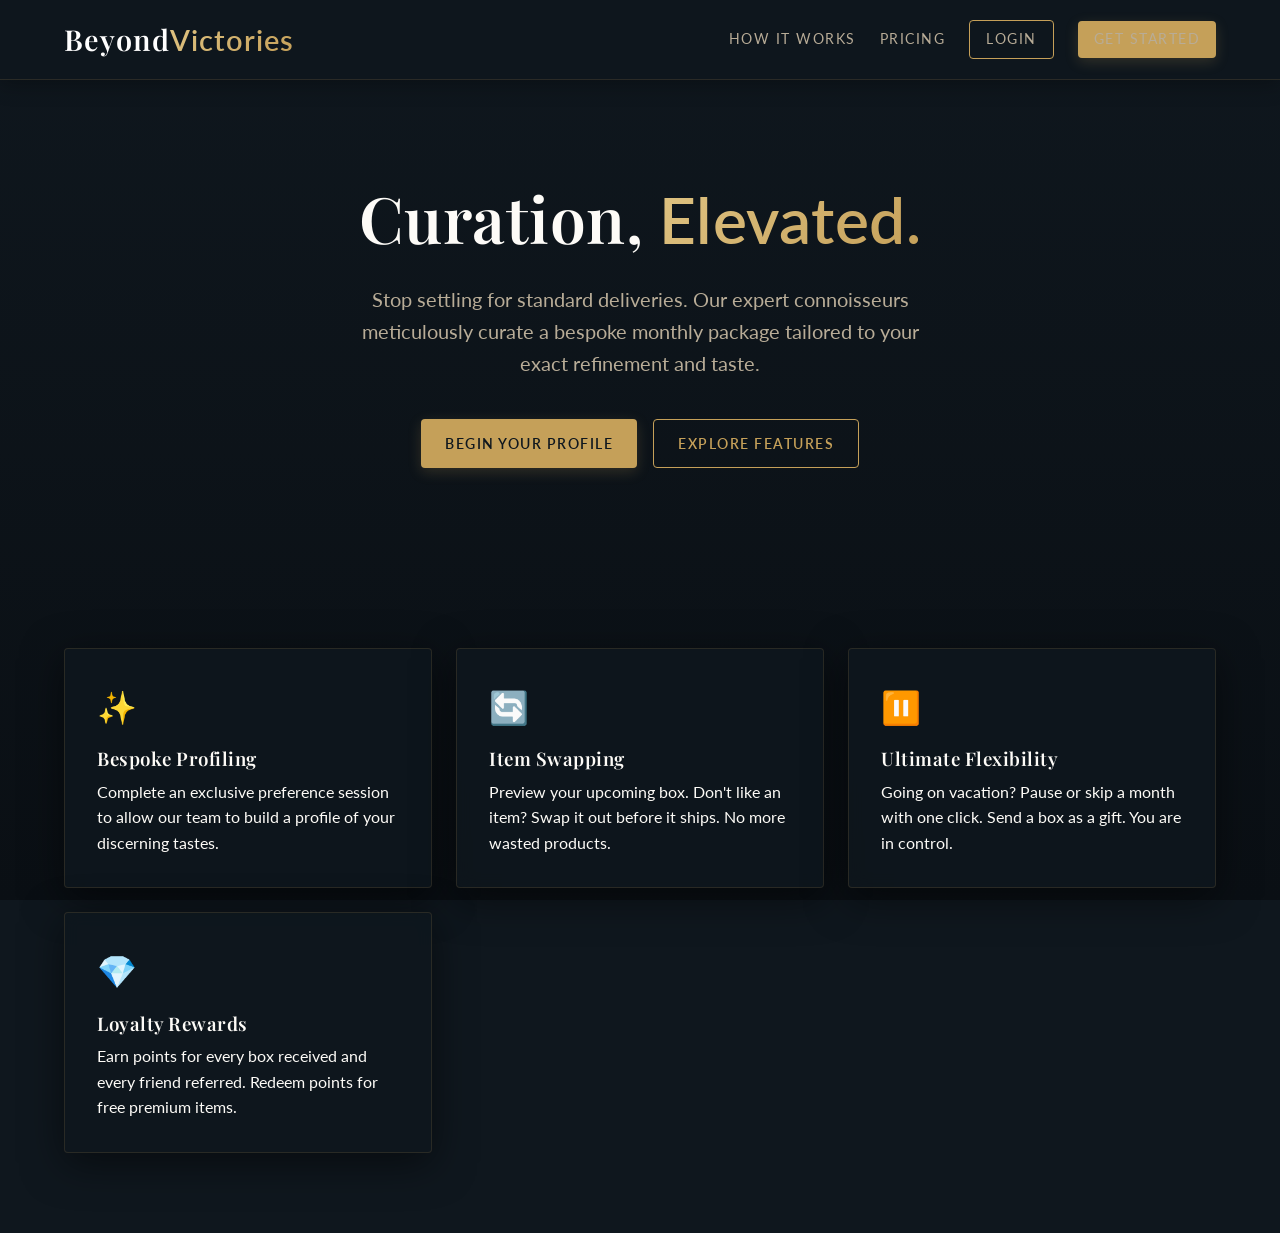
<file: smart-subscription/frontend/index.html>
<!DOCTYPE html>
<html lang="en">
<head>
    <meta charset="UTF-8">
    <meta name="viewport" content="width=device-width, initial-scale=1.0">
    <title>Beyond Victories | Bespoke Subscriptions</title>
    <link href="https://fonts.googleapis.com/css2?family=Playfair+Display:wght@400;600;700&family=Lato:wght@300;400;700&display=swap" rel="stylesheet">
    <link rel="stylesheet" href="css/style.css">
    <style>
        .hero {
            padding: 100px 0;
            text-align: center;
        }
        .hero h1 {
            font-size: 4rem;
            margin-bottom: 24px;
        }
        .hero p {
            font-size: 1.25rem;
            color: var(--text-muted);
            max-width: 600px;
            margin: 0 auto 40px;
        }
        .features {
            display: grid;
            grid-template-columns: repeat(auto-fit, minmax(300px, 1fr));
            gap: 24px;
            padding: 80px 0;
        }
        .feature-card {
            padding: 32px;
            text-align: left;
        }
        .feature-icon {
            font-size: 2rem;
            margin-bottom: 16px;
        }
    </style>
</head>
<body>
    <nav>
        <div class="container nav-content">
            <a href="index.html" class="logo">Beyond<span class="gradient-text">Victories</span></a>
            <div class="nav-links">
                <a href="#how">How it Works</a>
                <a href="plans.html">Pricing</a>
                <a href="user/login.html" class="btn btn-secondary btn-sm">Login</a>
                <a href="user/register.html" class="btn btn-primary btn-sm">Get Started</a>
            </div>
        </div>
    </nav>

    <main class="container">
        <section class="hero">
            <h1>Curation, <span class="gradient-text">Elevated.</span></h1>
            <p>Stop settling for standard deliveries. Our expert connoisseurs meticulously curate a bespoke monthly package tailored to your exact refinement and taste.</p>
            <div style="display: flex; gap: 16px; justify-content: center;">
                <a href="user/register.html" class="btn btn-primary">Begin Your Profile</a>
                <a href="#how" class="btn btn-secondary">Explore Features</a>
            </div>
        </section>

        <section id="how" class="features">
            <div class="glass-panel feature-card">
                <div class="feature-icon">✨</div>
                <h3>Bespoke Profiling</h3>
                <p class="mt-2 text-muted">Complete an exclusive preference session to allow our team to build a profile of your discerning tastes.</p>
            </div>
            <div class="glass-panel feature-card">
                <div class="feature-icon">🔄</div>
                <h3>Item Swapping</h3>
                <p class="mt-2 text-muted">Preview your upcoming box. Don't like an item? Swap it out before it ships. No more wasted products.</p>
            </div>
            <div class="glass-panel feature-card">
                <div class="feature-icon">⏸️</div>
                <h3>Ultimate Flexibility</h3>
                <p class="mt-2 text-muted">Going on vacation? Pause or skip a month with one click. Send a box as a gift. You are in control.</p>
            </div>
            <div class="glass-panel feature-card">
                <div class="feature-icon">💎</div>
                <h3>Loyalty Rewards</h3>
                <p class="mt-2 text-muted">Earn points for every box received and every friend referred. Redeem points for free premium items.</p>
            </div>
        </section>
    </main>
</body>
</html>
</file>
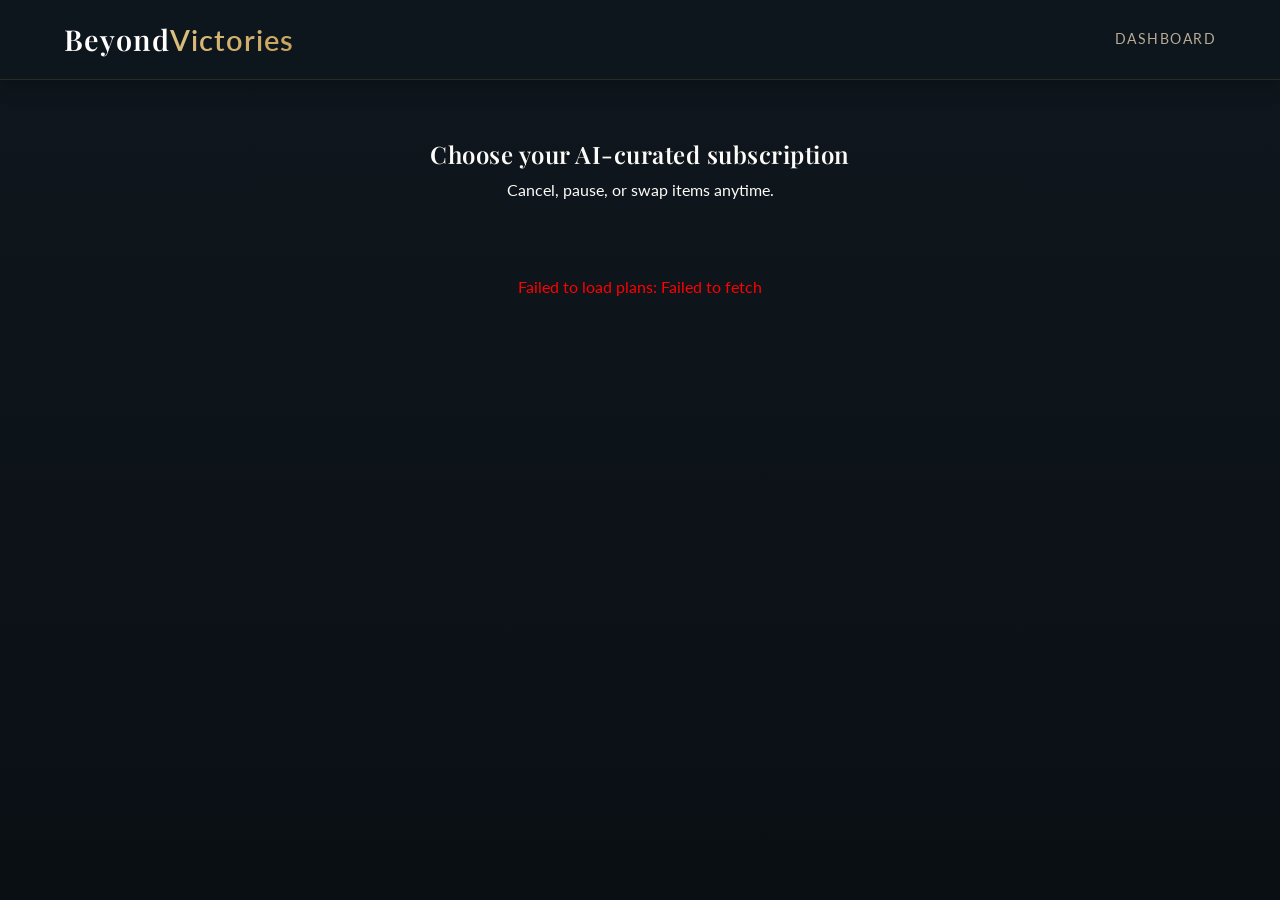
<file: smart-subscription/frontend/checkout.html>
<!DOCTYPE html>
<html lang="en">
<head>
    <meta charset="UTF-8">
    <meta name="viewport" content="width=device-width, initial-scale=1.0">
    <title>Checkout | Beyond Victories</title>
    <link href="https://fonts.googleapis.com/css2?family=Inter:wght@400;500;600;700&display=swap" rel="stylesheet">
    <link rel="stylesheet" href="css/style.css">
</head>
<body>
    <nav>
        <div class="container nav-content">
            <a href="index.html" class="logo">Beyond<span class="gradient-text">Victories</span></a>
            <div class="nav-links">
                <a href="plans.html">Back to Plans</a>
            </div>
        </div>
    </nav>

    <div class="container" style="padding: 60px 20px; max-width: 600px;">
        <div class="glass-panel" style="padding: 40px;">
            <h2 class="mb-8">Complete Subcription</h2>
            
            <div id="checkoutDetails" style="margin-bottom: 32px; padding: 24px; background: rgba(0,0,0,0.2); border-radius: 8px;">
                <h3 id="planName">Loading...</h3>
                <p class="text-muted mt-2" id="planDesc">Preparing your checkout details</p>
                <div style="font-size: 1.5rem; font-weight: bold; margin-top: 16px;" id="planPrice">₹--</div>
            </div>

            <div class="form-group">
                <label>Gift Subscription? (Optional)</label>
                <input type="email" id="giftEmail" class="form-control" placeholder="Friend's Email (leave blank if for yourself)">
            </div>

            <button id="rzp-button" class="btn btn-primary" style="width: 100%; padding: 16px; font-size: 1.1rem;" disabled>
                Initializing Payment...
            </button>
        </div>
    </div>

    <!-- Razorpay Checkou Script -->
    <script src="https://checkout.razorpay.com/v1/checkout.js"></script>
    <script src="js/api.js"></script>
    <script>
        const user = requireAuth();
        let currentPlan = null;
        let razorpayOrder = null;

        async function initCheckout() {
            const urlParams = new URLSearchParams(window.location.search);
            const planId = urlParams.get('planId');

            if (!planId) {
                alert("No plan selected!");
                window.location.href = 'plans.html';
                return;
            }

            try {
                // Call backend to create Razorpay Order
                const res = await apiCall('/api/subscriptions/checkout', 'POST', { planId });
                currentPlan = res.plan;
                razorpayOrder = res.order;

                // Update UI
                document.getElementById('planName').innerText = currentPlan.name;
                document.getElementById('planDesc').innerText = currentPlan.duration + ' billing';
                document.getElementById('planPrice').innerText = `₹${currentPlan.price}`;
                
                const btn = document.getElementById('rzp-button');
                btn.innerText = `Pay ₹${currentPlan.price} securely via Razorpay`;
                btn.disabled = false;

            } catch (err) {
                alert("Checkout init failed: " + err.message);
            }
        }

        document.getElementById('rzp-button').addEventListener('click', function(e) {
            const giftEmail = document.getElementById('giftEmail').value;
            const isGift = giftEmail.length > 0;

            const options = {
                "key": "YOUR_RAZORPAY_KEY_ID", // Will be exposed from backend in a real app, mock for hackathon
                "amount": razorpayOrder.amount, // in paise
                "currency": "INR",
                "name": "Beyond Victories",
                "description": `Subscription to ${currentPlan.name}`,
                "order_id": razorpayOrder.id,
                "handler": async function (response) {
                    try {
                        const verifyRes = await apiCall('/api/subscriptions/verify', 'POST', {
                            razorpay_order_id: response.razorpay_order_id,
                            razorpay_payment_id: response.razorpay_payment_id,
                            razorpay_signature: response.razorpay_signature,
                            planId: currentPlan._id,
                            isGift,
                            giftReceiverEmail: giftEmail
                        });
                        alert("Payment successful! Subscription Activated.");
                        window.location.href = 'dashboard.html';
                    } catch (err) {
                        alert("Payment verification failed: " + err.message);
                    }
                },
                "prefill": {
                    "name": user.name,
                    "email": user.email,
                },
                "theme": { "color": "#6366f1" }
            };

            const rzp = new Razorpay(options);
            
            // For hackathon/testing when Razopray mock fails
            rzp.on('payment.failed', async function (response){
                 const mockVerify = confirm("Payment failed (or Mocked). Do you want to force activate subscription for demo purposes?");
                 if (mockVerify) {
                     try {
                        await apiCall('/api/subscriptions/verify', 'POST', {
                            razorpay_order_id: "mock_order",
                            planId: currentPlan._id,
                            isGift,
                            giftReceiverEmail: giftEmail
                        });
                        alert("Mock Subscription Activated!");
                        window.location.href = 'dashboard.html';
                     } catch(err) {
                         alert(err.message);
                     }
                 }
            });

            rzp.open();
        });

        // Initialize on load
        initCheckout();
    </script>
</body>
</html>
</file>
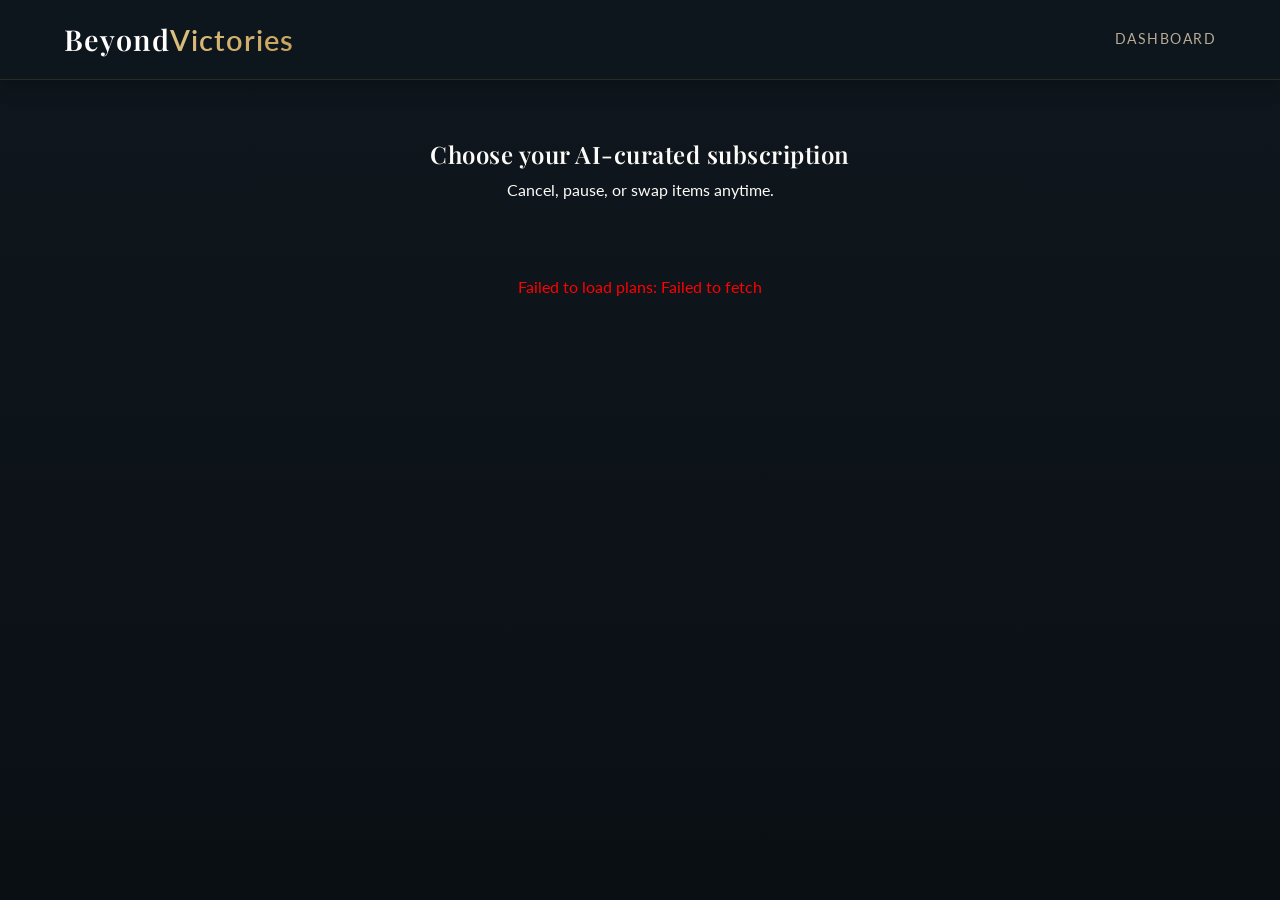
<file: smart-subscription/frontend/plans.html>
<!DOCTYPE html>
<html lang="en">
<head>
    <meta charset="UTF-8">
    <meta name="viewport" content="width=device-width, initial-scale=1.0">
    <title>Pricing Plans | Beyond Victories</title>
    <link href="https://fonts.googleapis.com/css2?family=Inter:wght@400;500;600;700&display=swap" rel="stylesheet">
    <link rel="stylesheet" href="css/style.css">
    <style>
        .plans-grid {
            display: grid;
            grid-template-columns: repeat(auto-fit, minmax(300px, 1fr));
            gap: 32px;
            padding: 40px 0;
        }
        .plan-card {
            padding: 40px 32px;
            text-align: center;
            display: flex;
            flex-direction: column;
            transition: transform 0.3s ease;
        }
        .plan-card:hover {
            transform: translateY(-8px);
        }
        .plan-price {
            font-size: 3rem;
            font-weight: 800;
            margin: 24px 0 8px;
            color: white;
        }
        .plan-duration {
            color: var(--text-muted);
            margin-bottom: 24px;
        }
        .plan-features {
            list-style: none;
            margin-bottom: 32px;
            text-align: left;
            flex-grow: 1;
        }
        .plan-features li {
            padding: 8px 0;
            border-bottom: 1px solid rgba(255,255,255,0.05);
        }
        .plan-features li::before {
            content: '✓';
            color: var(--primary);
            margin-right: 8px;
            font-weight: bold;
        }
    </style>
</head>
<body>
    <nav>
        <div class="container nav-content">
            <a href="index.html" class="logo">Beyond<span class="gradient-text">Victories</span></a>
            <div class="nav-links">
                <a href="dashboard.html">Dashboard</a>
            </div>
        </div>
    </nav>

    <div class="container" style="padding: 60px 20px;">
        <div class="text-center mb-8">
            <h2>Choose your AI-curated subscription</h2>
            <p class="subtitle text-muted mt-2">Cancel, pause, or swap items anytime.</p>
        </div>

        <div class="plans-grid" id="plansContainer">
            <!-- Plans will be loaded here dynamically -->
            <div class="glass-panel plan-card">
                 <h3>Loading Plans...</h3>
                 <p class="text-muted mt-4">Please wait</p>
            </div>
        </div>
    </div>

    <script src="js/api.js"></script>
    <script>
        async function loadPlans() {
            try {
                const plans = await apiCall('/api/plans');
                const container = document.getElementById('plansContainer');
                
                if (plans.length === 0) {
                    container.innerHTML = '<div class="glass-panel plan-card" style="grid-column: 1/-1;"><h3>No plans available right now.</h3><p class="text-muted mt-4">Check back later or contact support.</p></div>';
                    return;
                }

                container.innerHTML = '';
                plans.forEach(plan => {
                    const card = document.createElement('div');
                    card.className = 'glass-panel plan-card';
                    card.innerHTML = `
                        <h3>${plan.name}</h3>
                        <div class="plan-price">₹${plan.price}</div>
                        <div class="plan-duration">per ${plan.duration || 'month'}</div>
                        <ul class="plan-features">
                            <li>AI Personalized Curation</li>
                            <li>Swap Items Before Shipping</li>
                            <li>Pause/Skip Support</li>
                            <li>Loyalty Points Multiplier</li>
                        </ul>
                        <button onclick="subscribe('${plan._id}')" class="btn btn-primary" style="width: 100%;">Choose ${plan.name}</button>
                    `;
                    container.appendChild(card);
                });
            } catch (err) {
                console.error(err);
                document.getElementById('plansContainer').innerHTML = `<p style="color:red; text-align:center;">Failed to load plans: ${err.message}</p>`;
            }
        }

        function subscribe(planId) {
            const user = requireAuth();
            if (user) {
                window.location.href = `checkout.html?planId=${planId}`;
            }
        }

        // Initialize
        loadPlans();
    </script>
</body>
</html>
</file>
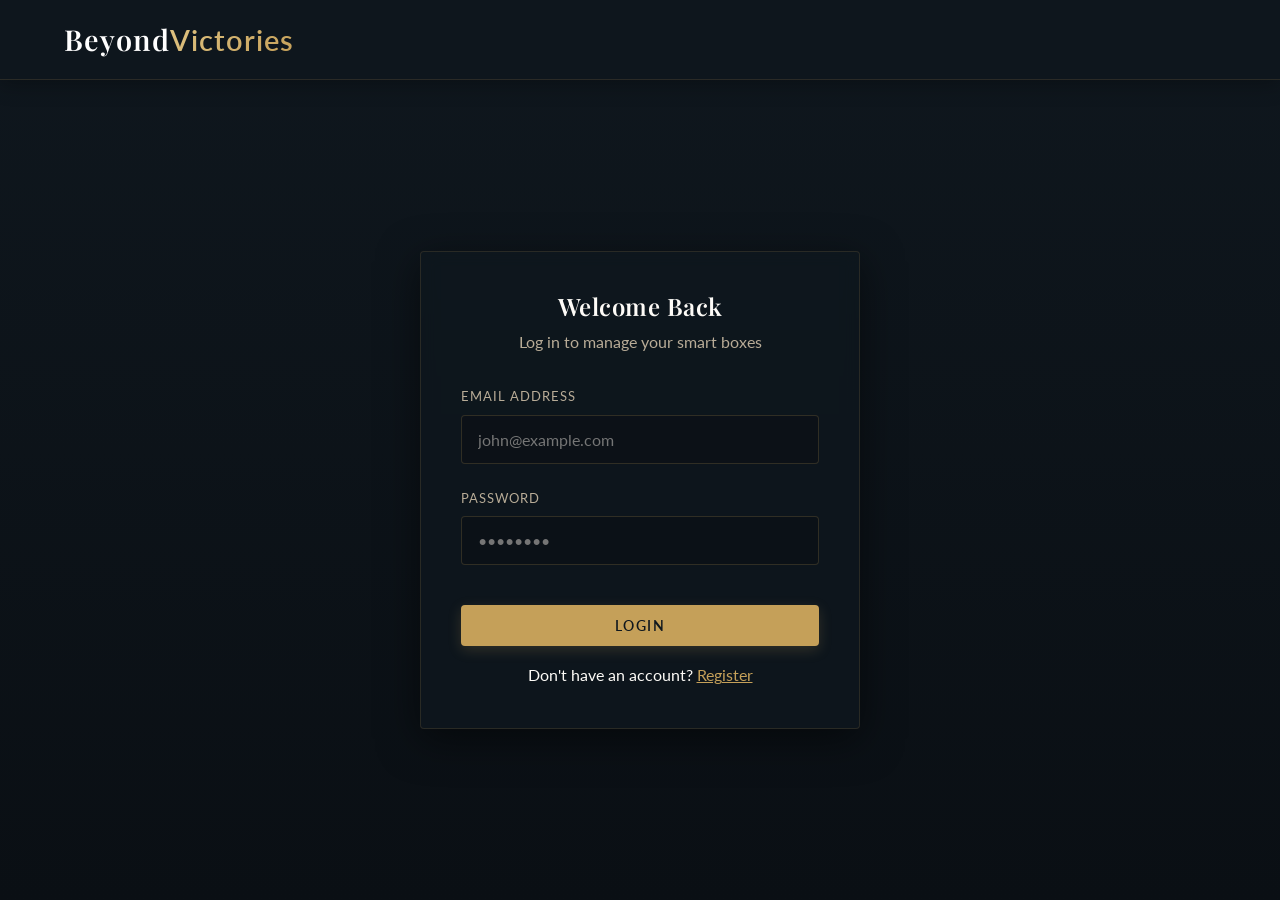
<file: smart-subscription/frontend/user/login.html>
<!DOCTYPE html>
<html lang="en">
<head>
    <meta charset="UTF-8">
    <meta name="viewport" content="width=device-width, initial-scale=1.0">
    <title>Login | Beyond Victories</title>
    <link href="https://fonts.googleapis.com/css2?family=Inter:wght@400;500;600;700&display=swap" rel="stylesheet">
    <link rel="stylesheet" href="../css/style.css">
</head>
<body>
    <nav>
        <div class="container nav-content">
            <a href="../index.html" class="logo">Beyond<span class="gradient-text">Victories</span></a>
        </div>
    </nav>

    <div class="auth-wrapper">
        <div class="glass-panel auth-card">
            <h2>Welcome Back</h2>
            <p class="subtitle">Log in to manage your smart boxes</p>

            <form id="loginForm">
                <div class="form-group">
                    <label for="email">Email Address</label>
                    <input type="email" id="email" class="form-control" required placeholder="john@example.com">
                </div>
                <div class="form-group">
                    <label for="password">Password</label>
                    <input type="password" id="password" class="form-control" required placeholder="••••••••">
                </div>
                <button type="submit" class="btn btn-primary" style="width: 100%; margin-top: 16px;">Login</button>
            </form>
            
            <p class="text-center mt-4">
                Don't have an account? <a href="register.html" style="color: var(--primary);">Register</a>
            </p>
        </div>
    </div>

    <script src="../js/api.js"></script>
    <script>
        document.getElementById('loginForm').addEventListener('submit', async (e) => {
            e.preventDefault();
            const email = document.getElementById('email').value;
            const password = document.getElementById('password').value;

            try {
                const data = await apiCall('/api/auth/login', 'POST', { email, password });
                localStorage.setItem('token', data.token);
                localStorage.setItem('user', JSON.stringify(data));
                
                // Redirect based on role
                if (data.role === 'admin') window.location.href = '../admin.html';
                else if (data.role === 'staff') window.location.href = '../staff-dashboard.html';
                else window.location.href = '../dashboard.html';
            } catch (err) {
                alert(err.message);
            }
        });
    </script>
</body>
</html>
</file>
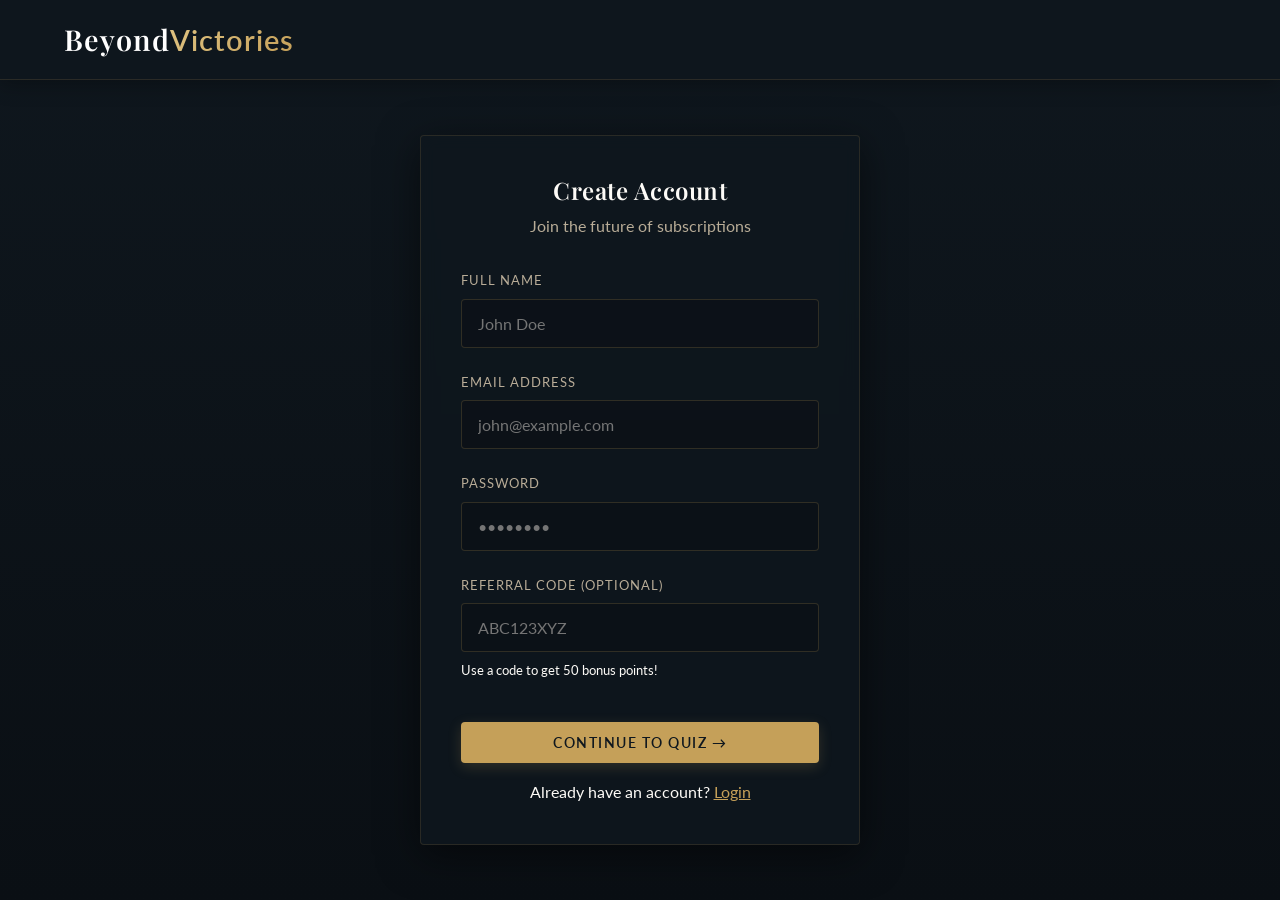
<file: smart-subscription/frontend/user/register.html>
<!DOCTYPE html>
<html lang="en">
<head>
    <meta charset="UTF-8">
    <meta name="viewport" content="width=device-width, initial-scale=1.0">
    <title>Register | Beyond Victories</title>
    <link href="https://fonts.googleapis.com/css2?family=Inter:wght@400;500;600;700&display=swap" rel="stylesheet">
    <link rel="stylesheet" href="../css/style.css">
</head>
<body>
    <nav>
        <div class="container nav-content">
            <a href="../index.html" class="logo">Beyond<span class="gradient-text">Victories</span></a>
        </div>
    </nav>

    <div class="auth-wrapper">
        <div class="glass-panel auth-card">
            <h2>Create Account</h2>
            <p class="subtitle">Join the future of subscriptions</p>

            <form id="registerForm">
                <div class="form-group">
                    <label for="name">Full Name</label>
                    <input type="text" id="name" class="form-control" required placeholder="John Doe">
                </div>
                <div class="form-group">
                    <label for="email">Email Address</label>
                    <input type="email" id="email" class="form-control" required placeholder="john@example.com">
                </div>
                <div class="form-group">
                    <label for="password">Password</label>
                    <input type="password" id="password" class="form-control" required placeholder="••••••••">
                </div>
                <div class="form-group">
                    <label for="referralCode">Referral Code (Optional)</label>
                    <input type="text" id="referralCode" class="form-control" placeholder="ABC123XYZ">
                    <small class="text-muted mt-2" style="display:block">Use a code to get 50 bonus points!</small>
                </div>
                <button type="submit" class="btn btn-primary" style="width: 100%; margin-top: 16px;">Continue to Quiz →</button>
            </form>
            
            <p class="text-center mt-4">
                Already have an account? <a href="login.html" style="color: var(--primary);">Login</a>
            </p>
        </div>
    </div>

    <script src="../js/api.js"></script>
    <script>
        document.getElementById('registerForm').addEventListener('submit', async (e) => {
            e.preventDefault();
            const name = document.getElementById('name').value;
            const email = document.getElementById('email').value;
            const password = document.getElementById('password').value;
            const referralCode = document.getElementById('referralCode').value;

            try {
                const data = await apiCall('/api/auth/register', 'POST', { name, email, password, referralCode });
                localStorage.setItem('token', data.token);
                localStorage.setItem('user', JSON.stringify(data));
                window.location.href = 'preference-quiz.html';
            } catch (err) {
                alert(err.message);
            }
        });
    </script>
</body>
</html>
</file>
<file: smart-subscription/frontend/css/style.css>
@import url('https://fonts.googleapis.com/css2?family=Playfair+Display:wght@400;600;700&family=Lato:wght@300;400;700&display=swap');

:root {
  --primary: #c5a059; /* Elegant Gold */
  --primary-hover: #b08d4a;
  --secondary: #2c3e34; /* Rich Forest Green */
  --bg-dark: #0f171e; /* Deep Navy/Charcoal */
  --bg-card: rgba(15, 23, 30, 0.85); /* Deep slate for cards */
  --text-main: #fdfbf7; /* Off-white/Cream */
  --text-muted: #b8ac97; /* Muted Champagne */
  --border-color: rgba(197, 160, 89, 0.2);
  --glass-bg: rgba(15, 23, 30, 0.95);
  --glass-border: rgba(197, 160, 89, 0.15); /* Subtle gold border */
}

* {
  margin: 0;
  padding: 0;
  box-sizing: border-box;
  font-family: 'Lato', system-ui, -apple-system, sans-serif;
}

body {
  background-color: var(--bg-dark);
  color: var(--text-main);
  line-height: 1.6;
  min-height: 100vh;
  background-image: linear-gradient(to bottom, #0f171e, #0a0f14);
  background-attachment: fixed;
}

/* Elegant Cards */
.glass-panel {
  background: var(--bg-card);
  backdrop-filter: blur(8px);
  -webkit-backdrop-filter: blur(8px);
  border: 1px solid var(--glass-border);
  border-radius: 4px; /* Sharp elegant edges */
  box-shadow: 0 10px 40px rgba(0, 0, 0, 0.5);
}

/* Typography */
h1, h2, h3, h4 {
  font-family: 'Playfair Display', serif;
  font-weight: 600;
  line-height: 1.2;
  letter-spacing: 0.5px;
}

.gradient-text {
  background: linear-gradient(135deg, #dfc382, #c5a059);
  -webkit-background-clip: text;
  -webkit-text-fill-color: transparent;
  background-clip: text;
}

/* Layout */
.container {
  max-width: 1200px;
  margin: 0 auto;
  padding: 0 24px;
}

/* Navbar */
nav {
  position: sticky;
  top: 0;
  z-index: 100;
  background: var(--glass-bg);
  backdrop-filter: blur(16px);
  border-bottom: 1px solid var(--glass-border);
  padding: 16px 0;
  box-shadow: 0 4px 20px rgba(0,0,0,0.3);
}

.nav-content {
  display: flex;
  justify-content: space-between;
  align-items: center;
}

.logo {
  font-family: 'Playfair Display', serif;
  font-size: 1.8rem;
  font-weight: 600;
  text-decoration: none;
  color: white;
  letter-spacing: 1px;
}

.nav-links {
  display: flex;
  gap: 24px;
  align-items: center;
}

.nav-links a {
  color: var(--text-muted);
  text-decoration: none;
  font-weight: 400;
  text-transform: uppercase;
  letter-spacing: 1.5px;
  font-size: 0.85rem;
  transition: color 0.3s ease;
}

.nav-links a:hover {
  color: var(--primary);
}

/* Buttons */
.btn {
  display: inline-flex;
  align-items: center;
  justify-content: center;
  padding: 12px 24px;
  border-radius: 4px; /* Sharp elegant corners */
  font-weight: 600;
  text-decoration: none;
  text-transform: uppercase;
  letter-spacing: 1.5px;
  cursor: pointer;
  border: none;
  transition: all 0.3s ease;
  font-size: 0.9rem;
}

.btn-primary {
  background: var(--primary);
  color: #0f171e; /* Dark navy text on gold background */
  box-shadow: 0 4px 14px 0 rgba(197, 160, 89, 0.2);
}

.btn-primary:hover {
  background: var(--primary-hover);
  transform: translateY(-2px);
  box-shadow: 0 6px 20px rgba(197, 160, 89, 0.3);
}

.btn-secondary {
  background: transparent;
  color: var(--primary);
  border: 1px solid var(--primary);
}

.btn-secondary:hover {
  background: rgba(197, 160, 89, 0.1);
}

.btn-sm {
  padding: 8px 16px;
  font-size: 0.8rem;
}

/* Forms */
.form-group {
  margin-bottom: 24px;
}

.form-group label {
  display: block;
  margin-bottom: 8px;
  color: var(--text-muted);
  font-weight: 400;
  text-transform: uppercase;
  letter-spacing: 1px;
  font-size: 0.8rem;
}

.form-control {
  width: 100%;
  padding: 14px 16px;
  background: rgba(10, 15, 20, 0.5);
  border: 1px solid var(--border-color);
  border-radius: 4px;
  color: var(--text-main);
  font-size: 1rem;
  transition: border-color 0.3s ease, box-shadow 0.3s ease;
}

.form-control:focus {
  outline: none;
  border-color: var(--primary);
  box-shadow: 0 0 0 2px rgba(197, 160, 89, 0.15);
}

/* Auth Pages Specific */
.auth-wrapper {
  display: flex;
  align-items: center;
  justify-content: center;
  min-height: calc(100vh - 80px);
  padding: 40px 20px;
}

.auth-card {
  width: 100%;
  max-width: 440px;
  padding: 40px;
}

.auth-card h2 {
  text-align: center;
  margin-bottom: 8px;
}

.auth-card p.subtitle {
  text-align: center;
  color: var(--text-muted);
  margin-bottom: 32px;
}

/* Dashboard Layout */
.dashboard-layout {
  display: grid;
  grid-template-columns: 240px 1fr;
  gap: 32px;
  padding: 40px 0;
}

.sidebar {
  display: flex;
  flex-direction: column;
  gap: 8px;
}

.sidebar a {
  padding: 12px 16px;
  border-radius: 8px;
  color: var(--text-muted);
  text-decoration: none;
  font-weight: 500;
  transition: all 0.2s;
}

.sidebar a:hover, .sidebar a.active {
  background: rgba(255,255,255,0.05);
  color: white;
}

.sidebar a.active {
  border-left: 3px solid var(--primary);
  border-top-left-radius: 0;
  border-bottom-left-radius: 0;
}

/* Utility constraints */
.text-center { text-align: center; }
.mt-2 { margin-top: 8px; }
.mt-4 { margin-top: 16px; }
.mb-2 { margin-bottom: 8px; }
.mb-4 { margin-bottom: 16px; }
.mb-8 { margin-bottom: 32px; }

/* Responsive */
@media (max-width: 768px) {
  .dashboard-layout {
    grid-template-columns: 1fr;
  }
  .nav-links {
    display: none; /* simple mobile hide for now */
  }
}
</file>
